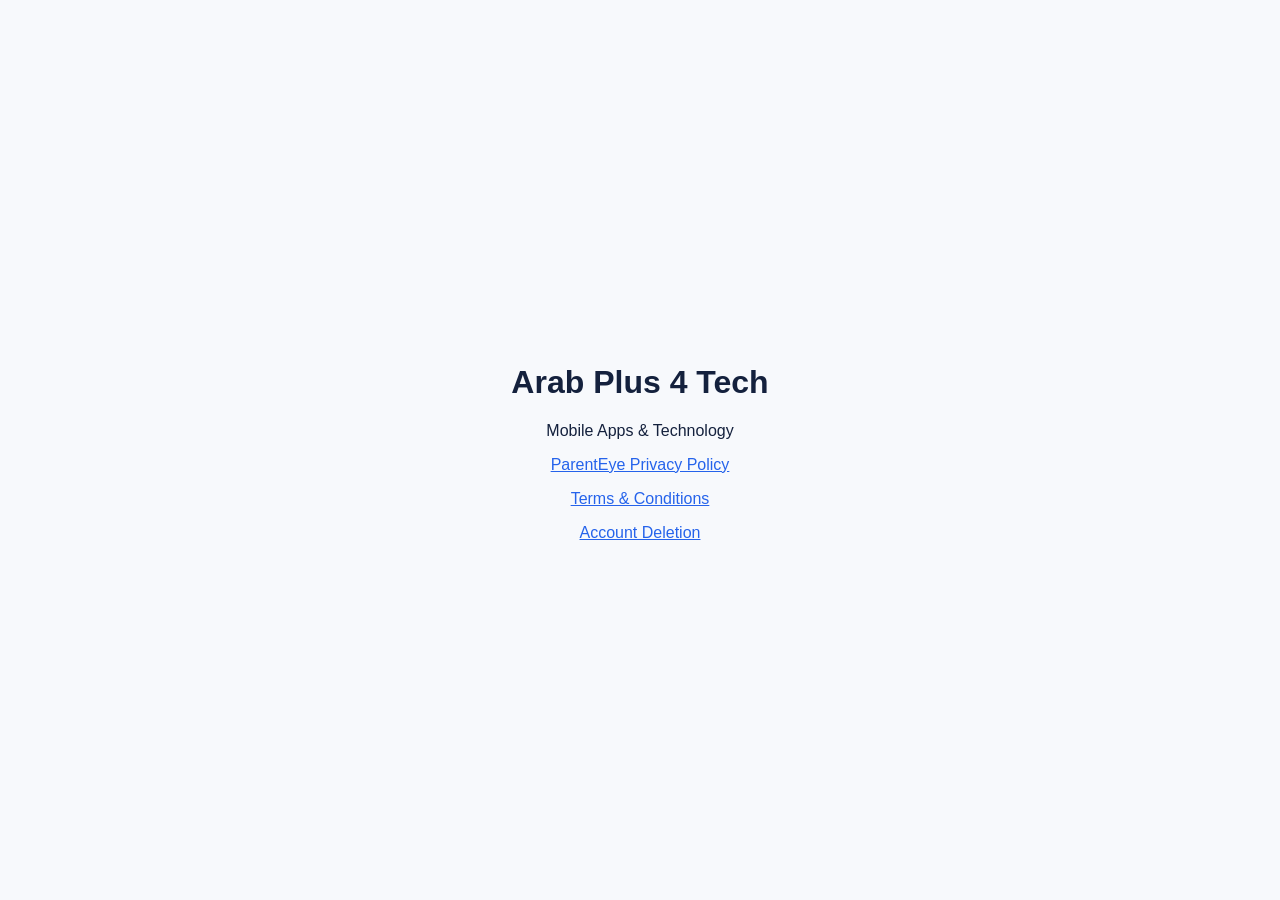
<file: index.html>
<!DOCTYPE html>
<html lang="en">
<head>
  <meta charset="UTF-8">
  <meta name="viewport" content="width=device-width, initial-scale=1">
  <title>Arab Plus 4 Tech</title>
  <meta name="description" content="Arab Plus 4 Tech - Mobile applications and technology.">
  <style>
    body {
      margin: 0;
      min-height: 100vh;
      display: grid;
      place-items: center;
      background: #f7f9fc;
      color: #14213d;
      font-family: Arial, sans-serif;
      text-align: center;
    }
    main { padding: 32px; }
    a { color: #2563eb; }
  </style>
</head>
<body>
  <main>
    <h1>Arab Plus 4 Tech</h1>
    <p>Mobile Apps & Technology</p>
    <p><a href="/parenteye/privacy.html">ParentEye Privacy Policy</a></p>
    <p><a href="/parenteye/terms.html">Terms & Conditions</a></p>
    <p><a href="/parenteye/account-deletion.html">Account Deletion</a></p>
  </main>
</body>
</html>
</file>
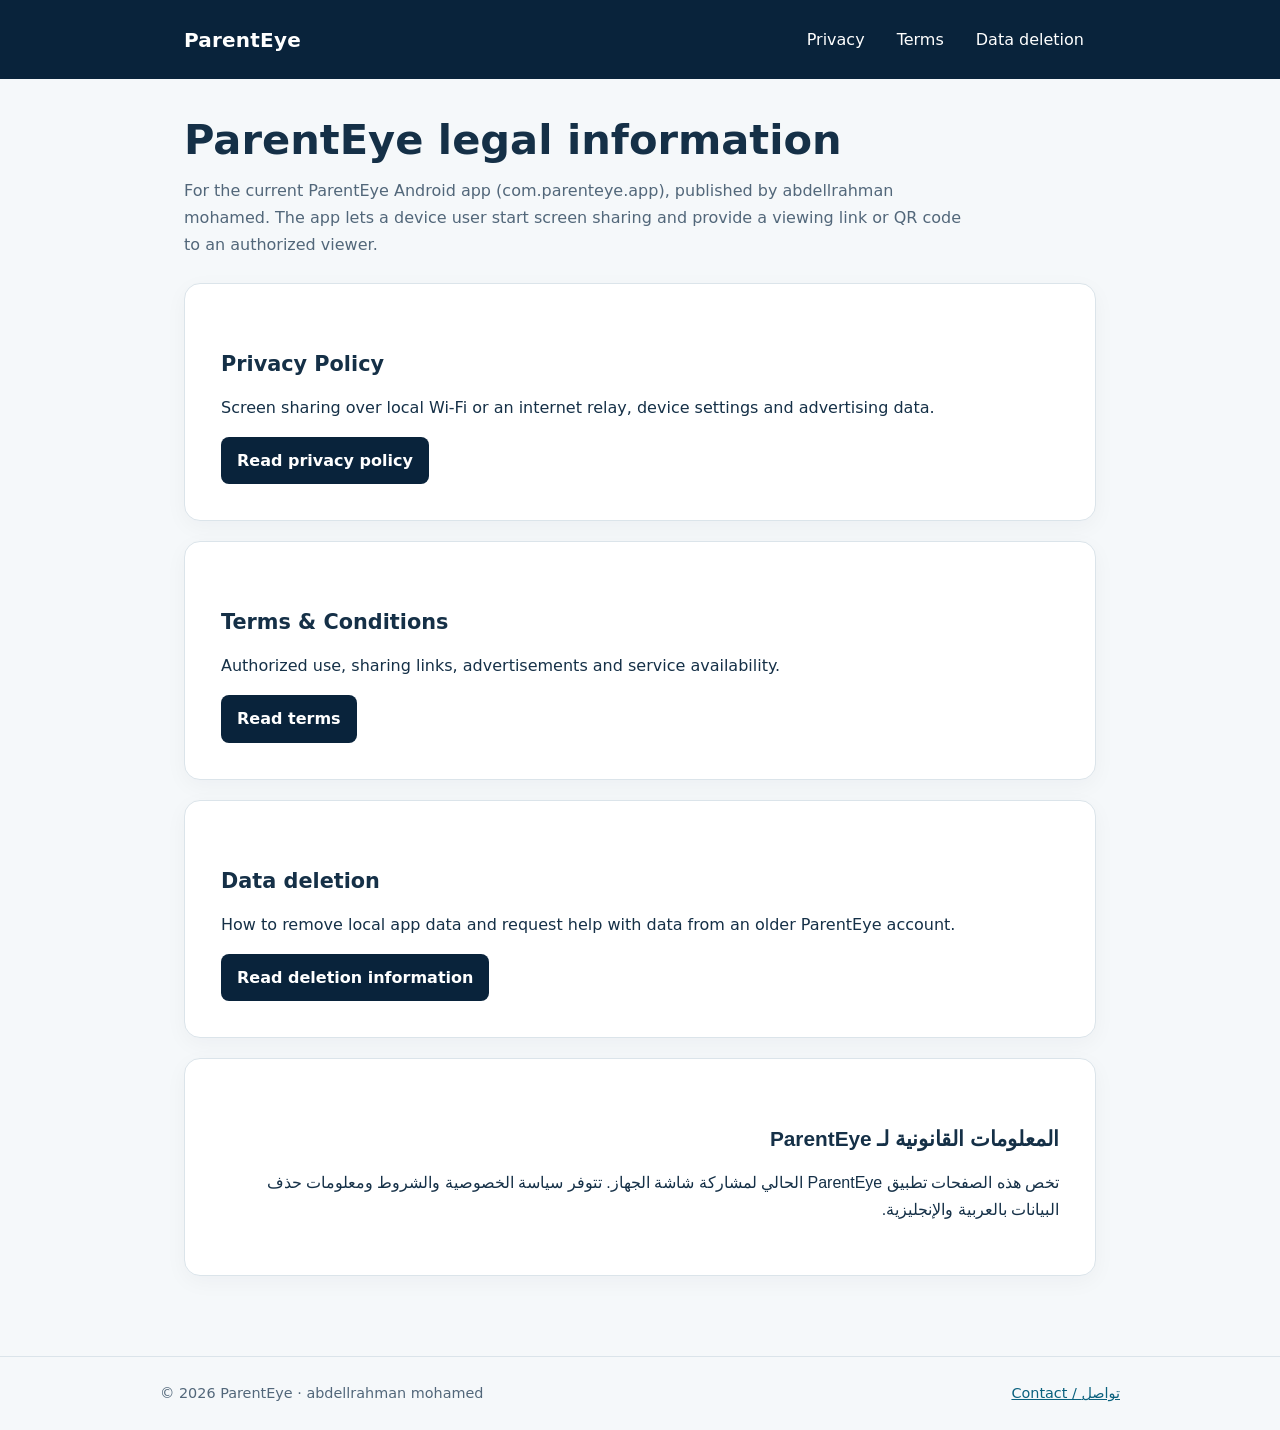
<file: parenteye/index.html>
<!doctype html>
<html lang="en">
<head>
  <meta charset="utf-8">
  <meta name="viewport" content="width=device-width, initial-scale=1">
  <title>ParentEye | Legal information</title>
  <meta name="description" content="Privacy, terms and data deletion information for the current ParentEye Android screen-sharing app.">
  <link rel="stylesheet" href="styles.css">
</head>
<body>
<header><div class="wrap"><a class="brand" href="index.html">ParentEye</a><nav aria-label="Legal navigation"><a href="privacy.html">Privacy</a><a href="terms.html">Terms</a><a href="account-deletion.html">Data deletion</a></nav></div></header>
<main class="wrap">
  <h1>ParentEye legal information</h1>
  <p class="intro">For the current ParentEye Android app (com.parenteye.app), published by abdellrahman mohamed. The app lets a device user start screen sharing and provide a viewing link or QR code to an authorized viewer.</p>
  <div class="card"><h2>Privacy Policy</h2><p>Screen sharing over local Wi-Fi or an internet relay, device settings and advertising data.</p><a class="button" href="privacy.html">Read privacy policy</a></div>
  <div class="card"><h2>Terms &amp; Conditions</h2><p>Authorized use, sharing links, advertisements and service availability.</p><a class="button" href="terms.html">Read terms</a></div>
  <div class="card"><h2>Data deletion</h2><p>How to remove local app data and request help with data from an older ParentEye account.</p><a class="button" href="account-deletion.html">Read deletion information</a></div>
  <div class="card arabic" lang="ar" dir="rtl"><h2>المعلومات القانونية لـ ParentEye</h2><p>تخص هذه الصفحات تطبيق ParentEye الحالي لمشاركة شاشة الجهاز. تتوفر سياسة الخصوصية والشروط ومعلومات حذف البيانات بالعربية والإنجليزية.</p></div>
</main>
<footer><div class="wrap"><span>© 2026 ParentEye · abdellrahman mohamed</span><span><a href="mailto:dr.abdellrahman2027@gmail.com">Contact / تواصل</a></span></div></footer>
</body>
</html>
</file>
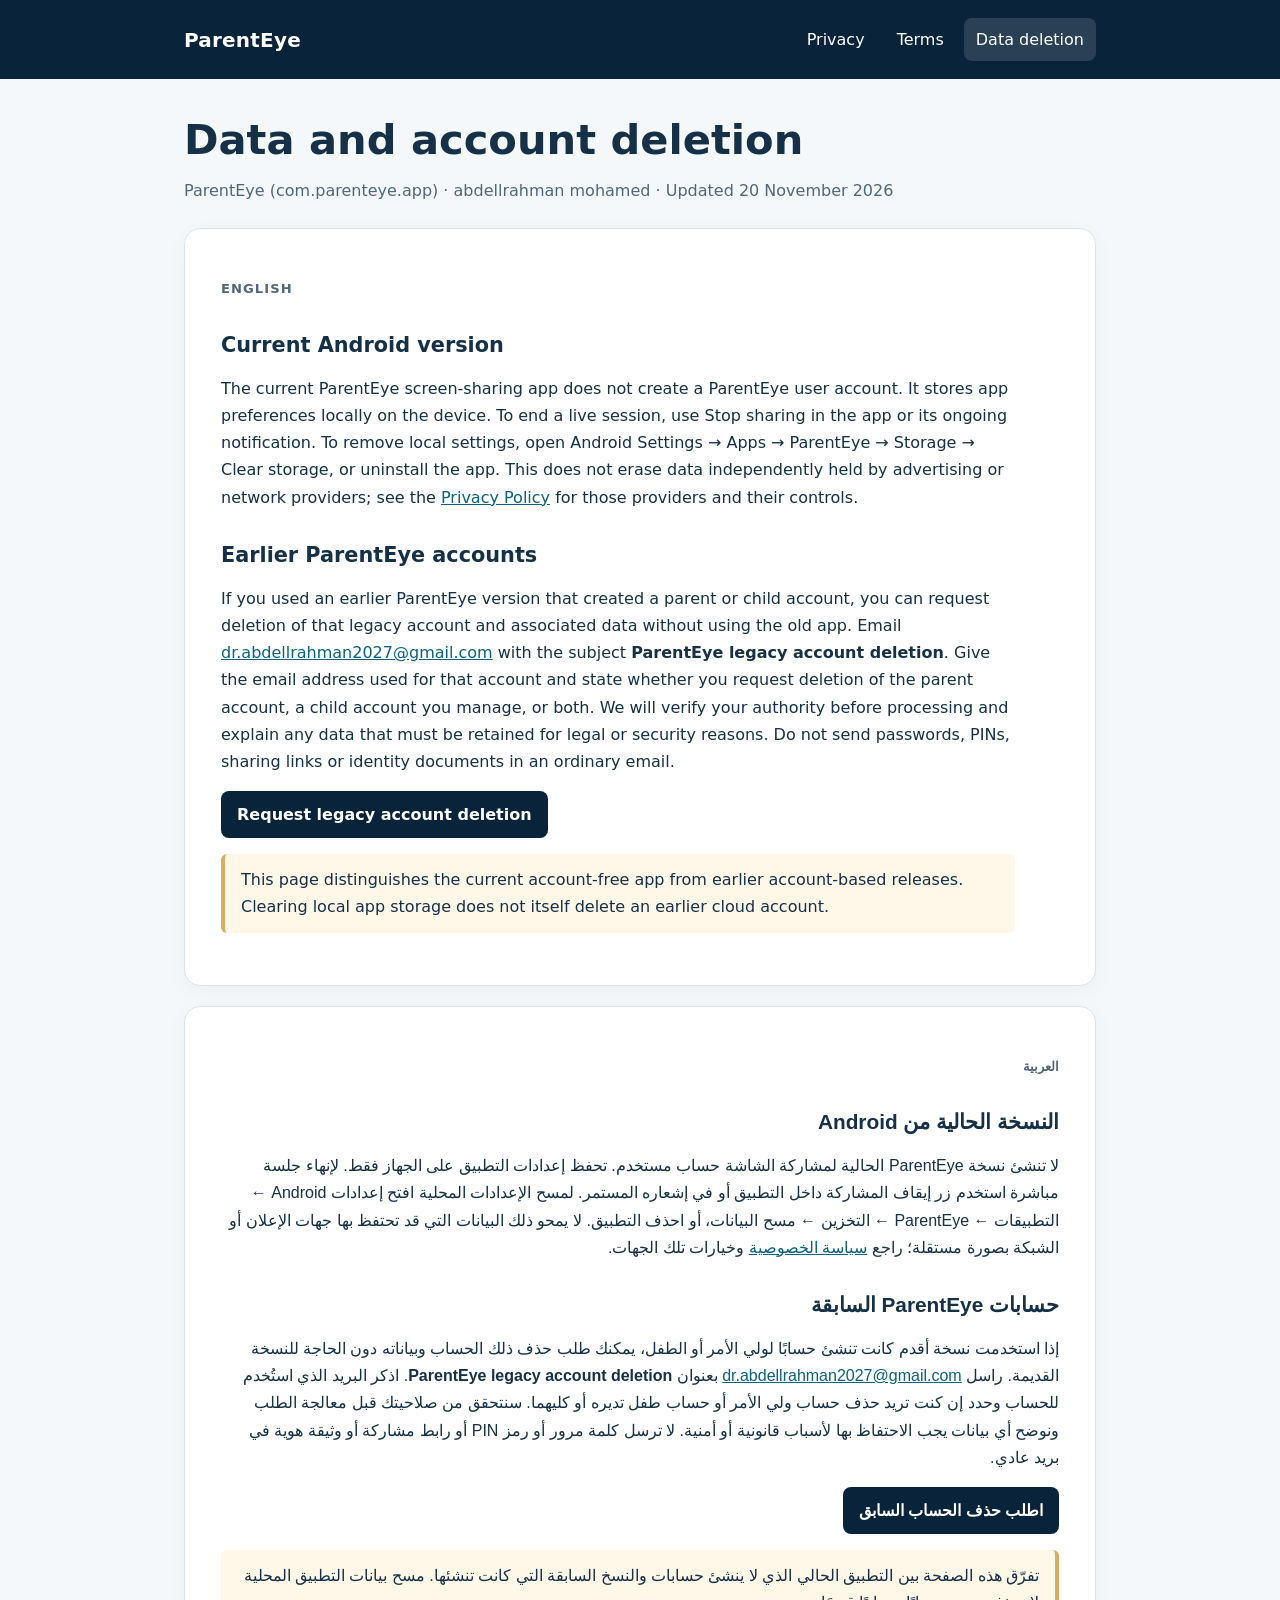
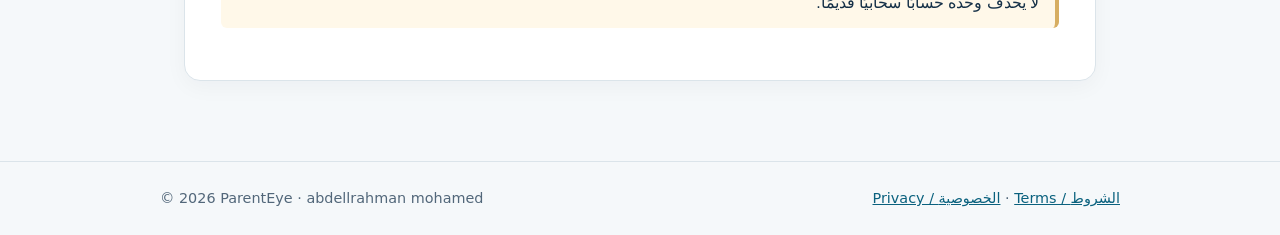
<file: parenteye/account-deletion.html>
<!doctype html>
<html lang="en">
<head><meta charset="utf-8"><meta name="viewport" content="width=device-width, initial-scale=1"><title>Data deletion | ParentEye</title><meta name="description" content="Clear ParentEye local data and request deletion of data associated with a previous ParentEye account."><link rel="stylesheet" href="styles.css"></head>
<body>
<header><div class="wrap"><a class="brand" href="index.html">ParentEye</a><nav aria-label="Legal navigation"><a href="privacy.html">Privacy</a><a href="terms.html">Terms</a><a href="account-deletion.html" aria-current="page">Data deletion</a></nav></div></header>
<main class="wrap"><h1>Data and account deletion</h1><p class="intro">ParentEye (com.parenteye.app) · abdellrahman mohamed · Updated 20 November 2026</p>
<article class="card" lang="en">
  <p class="lang">English</p><h2>Current Android version</h2><p>The current ParentEye screen-sharing app does not create a ParentEye user account. It stores app preferences locally on the device. To end a live session, use Stop sharing in the app or its ongoing notification. To remove local settings, open Android Settings → Apps → ParentEye → Storage → Clear storage, or uninstall the app. This does not erase data independently held by advertising or network providers; see the <a href="privacy.html">Privacy Policy</a> for those providers and their controls.</p>
  <h2>Earlier ParentEye accounts</h2><p>If you used an earlier ParentEye version that created a parent or child account, you can request deletion of that legacy account and associated data without using the old app. Email <a href="mailto:dr.abdellrahman2027@gmail.com?subject=ParentEye%20legacy%20account%20deletion">dr.abdellrahman2027@gmail.com</a> with the subject <strong>ParentEye legacy account deletion</strong>. Give the email address used for that account and state whether you request deletion of the parent account, a child account you manage, or both. We will verify your authority before processing and explain any data that must be retained for legal or security reasons. Do not send passwords, PINs, sharing links or identity documents in an ordinary email.</p>
  <p><a class="button" href="mailto:dr.abdellrahman2027@gmail.com?subject=ParentEye%20legacy%20account%20deletion">Request legacy account deletion</a></p>
  <p class="notice">This page distinguishes the current account-free app from earlier account-based releases. Clearing local app storage does not itself delete an earlier cloud account.</p>
</article>
<article class="card arabic" lang="ar" dir="rtl">
  <p class="lang">العربية</p><h2>النسخة الحالية من Android</h2><p>لا تنشئ نسخة ParentEye الحالية لمشاركة الشاشة حساب مستخدم. تحفظ إعدادات التطبيق على الجهاز فقط. لإنهاء جلسة مباشرة استخدم زر إيقاف المشاركة داخل التطبيق أو في إشعاره المستمر. لمسح الإعدادات المحلية افتح إعدادات Android ← التطبيقات ← ParentEye ← التخزين ← مسح البيانات، أو احذف التطبيق. لا يمحو ذلك البيانات التي قد تحتفظ بها جهات الإعلان أو الشبكة بصورة مستقلة؛ راجع <a href="privacy.html">سياسة الخصوصية</a> وخيارات تلك الجهات.</p>
  <h2>حسابات ParentEye السابقة</h2><p>إذا استخدمت نسخة أقدم كانت تنشئ حسابًا لولي الأمر أو الطفل، يمكنك طلب حذف ذلك الحساب وبياناته دون الحاجة للنسخة القديمة. راسل <a href="mailto:dr.abdellrahman2027@gmail.com?subject=ParentEye%20legacy%20account%20deletion">dr.abdellrahman2027@gmail.com</a> بعنوان <strong>ParentEye legacy account deletion</strong>. اذكر البريد الذي استُخدم للحساب وحدد إن كنت تريد حذف حساب ولي الأمر أو حساب طفل تديره أو كليهما. سنتحقق من صلاحيتك قبل معالجة الطلب ونوضح أي بيانات يجب الاحتفاظ بها لأسباب قانونية أو أمنية. لا ترسل كلمة مرور أو رمز PIN أو رابط مشاركة أو وثيقة هوية في بريد عادي.</p>
  <p><a class="button" href="mailto:dr.abdellrahman2027@gmail.com?subject=ParentEye%20legacy%20account%20deletion">اطلب حذف الحساب السابق</a></p>
  <p class="notice">تفرّق هذه الصفحة بين التطبيق الحالي الذي لا ينشئ حسابات والنسخ السابقة التي كانت تنشئها. مسح بيانات التطبيق المحلية لا يحذف وحده حسابًا سحابيًا قديمًا.</p>
</article></main>
<footer><div class="wrap"><span>© 2026 ParentEye · abdellrahman mohamed</span><span><a href="privacy.html">Privacy / الخصوصية</a> · <a href="terms.html">Terms / الشروط</a></span></div></footer>
</body></html>
</file>
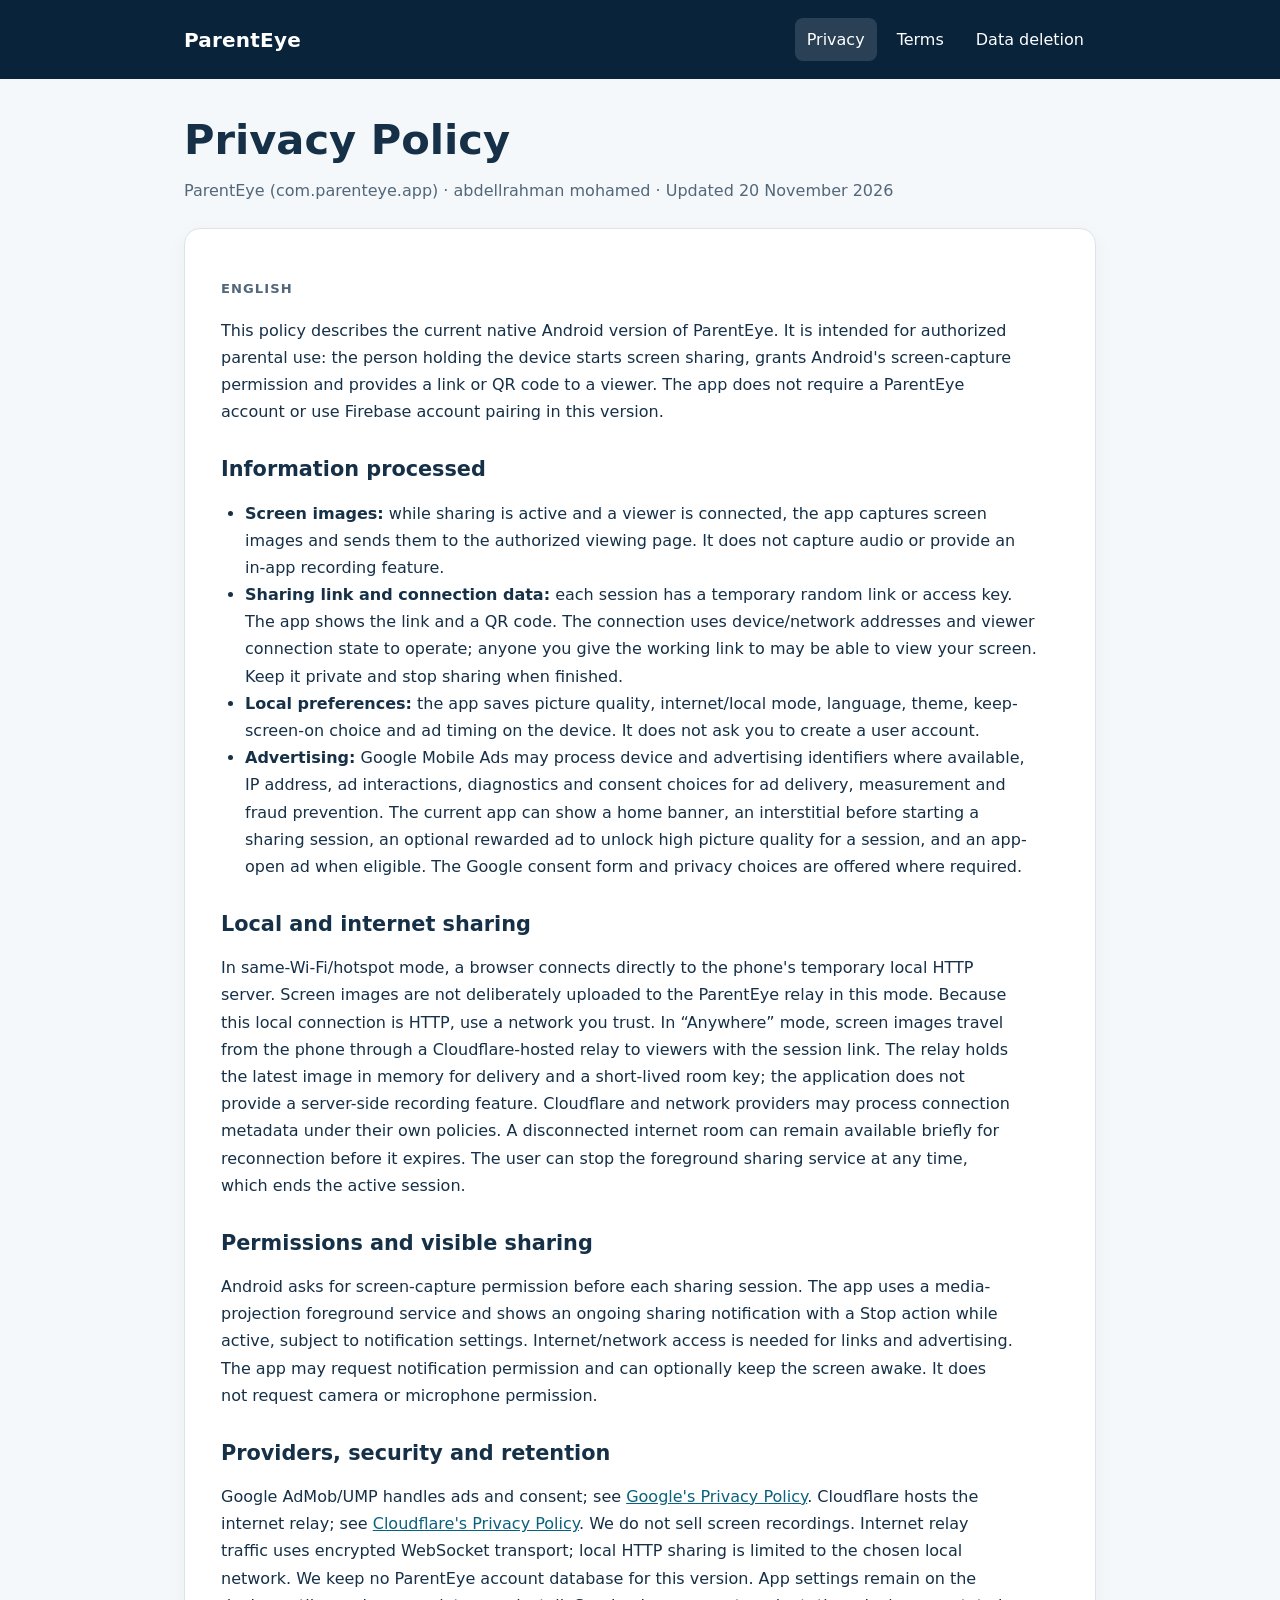
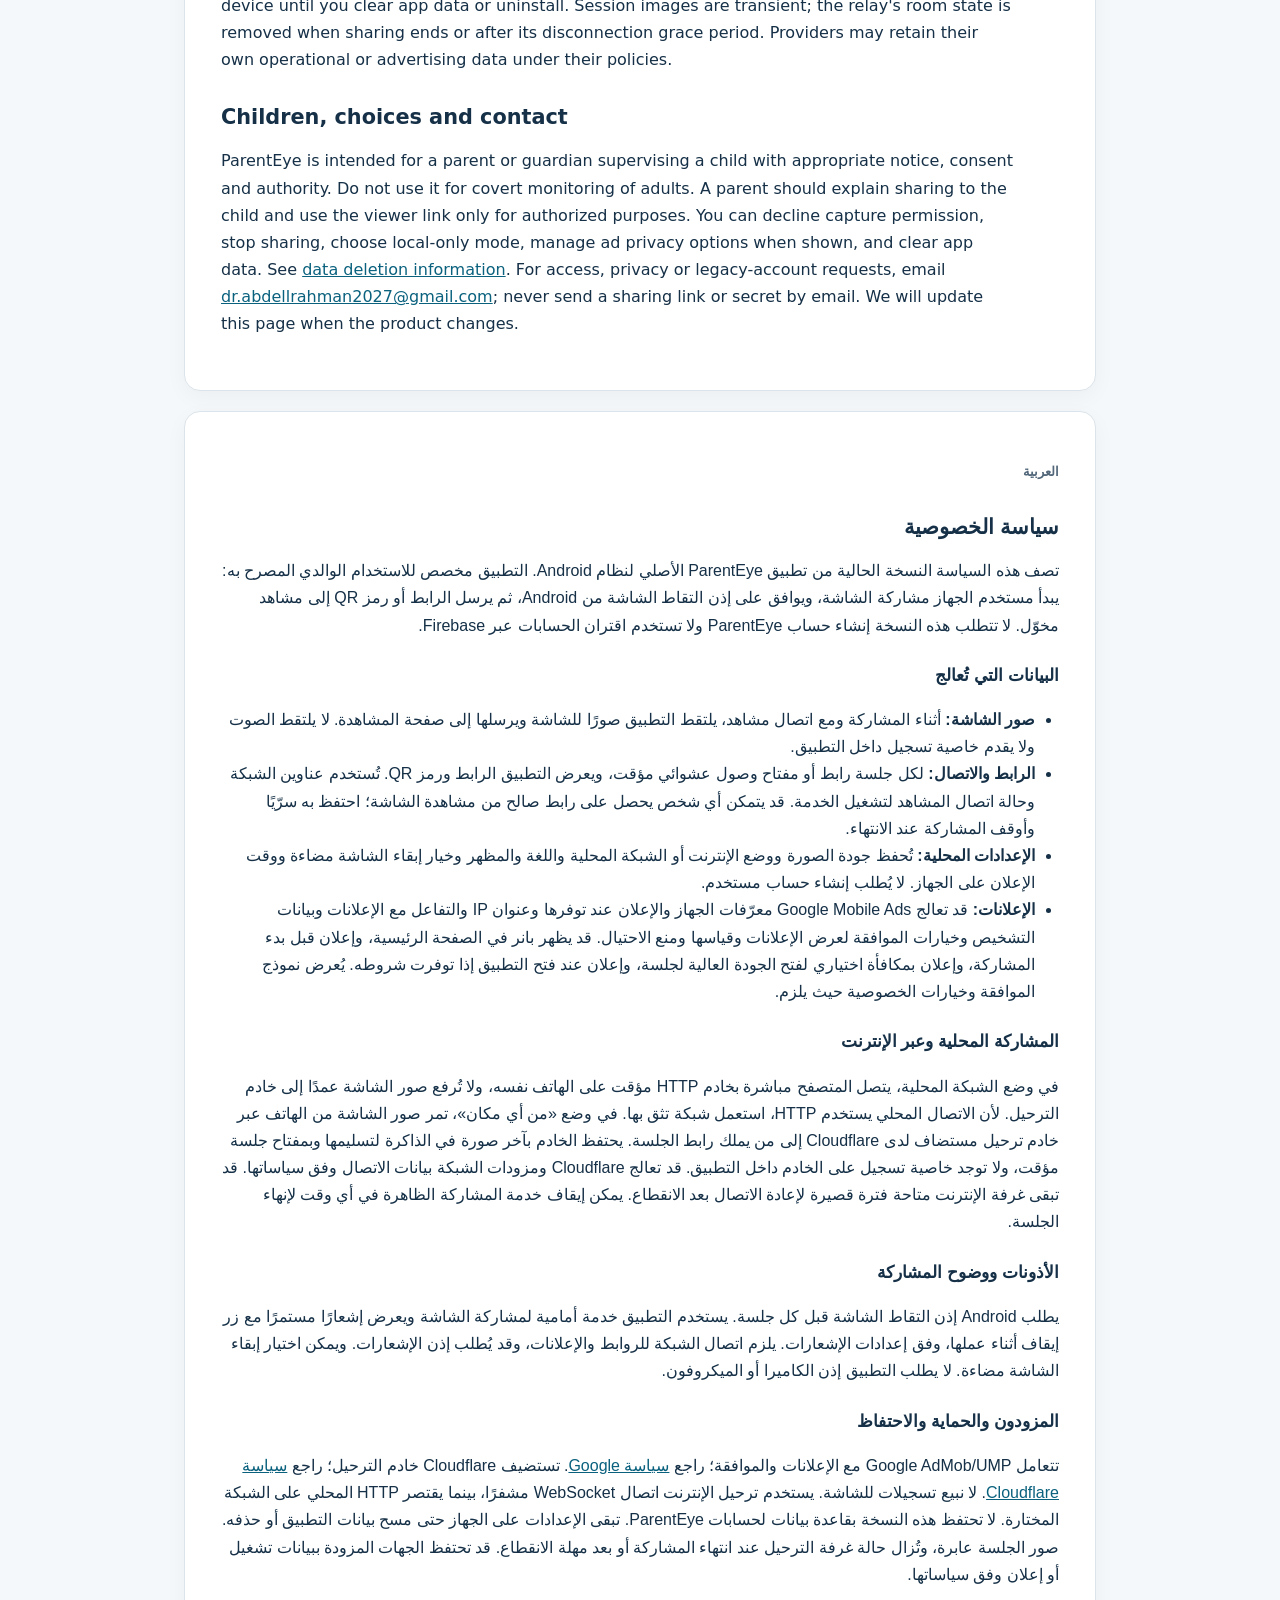
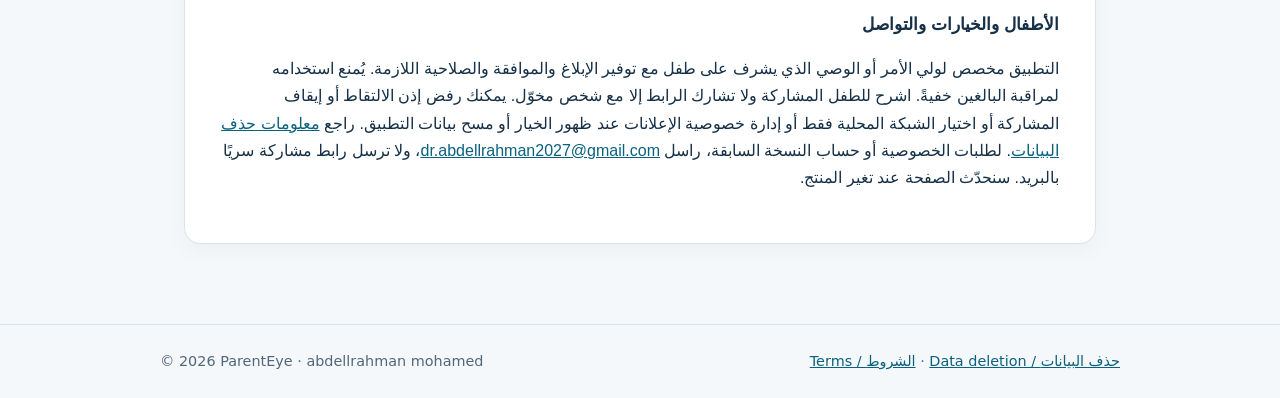
<file: parenteye/privacy.html>
<!doctype html>
<html lang="en">
<head>
  <meta charset="utf-8">
  <meta name="viewport" content="width=device-width, initial-scale=1">
  <title>Privacy Policy | ParentEye</title>
  <meta name="description" content="Privacy policy for ParentEye's current Android screen-sharing app and advertising.">
  <link rel="stylesheet" href="styles.css">
</head>
<body>
<header><div class="wrap"><a class="brand" href="index.html">ParentEye</a><nav aria-label="Legal navigation"><a href="privacy.html" aria-current="page">Privacy</a><a href="terms.html">Terms</a><a href="account-deletion.html">Data deletion</a></nav></div></header>
<main class="wrap">
  <h1>Privacy Policy</h1>
  <p class="intro">ParentEye (com.parenteye.app) · abdellrahman mohamed · Updated 20 November 2026</p>
  <article class="card" lang="en">
    <p class="lang">English</p>
    <p>This policy describes the current native Android version of ParentEye. It is intended for authorized parental use: the person holding the device starts screen sharing, grants Android's screen-capture permission and provides a link or QR code to a viewer. The app does not require a ParentEye account or use Firebase account pairing in this version.</p>
    <h2>Information processed</h2>
    <ul>
      <li><strong>Screen images:</strong> while sharing is active and a viewer is connected, the app captures screen images and sends them to the authorized viewing page. It does not capture audio or provide an in-app recording feature.</li>
      <li><strong>Sharing link and connection data:</strong> each session has a temporary random link or access key. The app shows the link and a QR code. The connection uses device/network addresses and viewer connection state to operate; anyone you give the working link to may be able to view your screen. Keep it private and stop sharing when finished.</li>
      <li><strong>Local preferences:</strong> the app saves picture quality, internet/local mode, language, theme, keep-screen-on choice and ad timing on the device. It does not ask you to create a user account.</li>
      <li><strong>Advertising:</strong> Google Mobile Ads may process device and advertising identifiers where available, IP address, ad interactions, diagnostics and consent choices for ad delivery, measurement and fraud prevention. The current app can show a home banner, an interstitial before starting a sharing session, an optional rewarded ad to unlock high picture quality for a session, and an app-open ad when eligible. The Google consent form and privacy choices are offered where required.</li>
    </ul>
    <h2>Local and internet sharing</h2>
    <p>In same-Wi-Fi/hotspot mode, a browser connects directly to the phone's temporary local HTTP server. Screen images are not deliberately uploaded to the ParentEye relay in this mode. Because this local connection is HTTP, use a network you trust. In “Anywhere” mode, screen images travel from the phone through a Cloudflare-hosted relay to viewers with the session link. The relay holds the latest image in memory for delivery and a short-lived room key; the application does not provide a server-side recording feature. Cloudflare and network providers may process connection metadata under their own policies. A disconnected internet room can remain available briefly for reconnection before it expires. The user can stop the foreground sharing service at any time, which ends the active session.</p>
    <h2>Permissions and visible sharing</h2>
    <p>Android asks for screen-capture permission before each sharing session. The app uses a media-projection foreground service and shows an ongoing sharing notification with a Stop action while active, subject to notification settings. Internet/network access is needed for links and advertising. The app may request notification permission and can optionally keep the screen awake. It does not request camera or microphone permission.</p>
    <h2>Providers, security and retention</h2>
    <p>Google AdMob/UMP handles ads and consent; see <a href="https://policies.google.com/privacy">Google's Privacy Policy</a>. Cloudflare hosts the internet relay; see <a href="https://www.cloudflare.com/privacypolicy/">Cloudflare's Privacy Policy</a>. We do not sell screen recordings. Internet relay traffic uses encrypted WebSocket transport; local HTTP sharing is limited to the chosen local network. We keep no ParentEye account database for this version. App settings remain on the device until you clear app data or uninstall. Session images are transient; the relay's room state is removed when sharing ends or after its disconnection grace period. Providers may retain their own operational or advertising data under their policies.</p>
    <h2>Children, choices and contact</h2>
    <p>ParentEye is intended for a parent or guardian supervising a child with appropriate notice, consent and authority. Do not use it for covert monitoring of adults. A parent should explain sharing to the child and use the viewer link only for authorized purposes. You can decline capture permission, stop sharing, choose local-only mode, manage ad privacy options when shown, and clear app data. See <a href="account-deletion.html">data deletion information</a>. For access, privacy or legacy-account requests, email <a href="mailto:dr.abdellrahman2027@gmail.com">dr.abdellrahman2027@gmail.com</a>; never send a sharing link or secret by email. We will update this page when the product changes.</p>
  </article>
  <article class="card arabic" lang="ar" dir="rtl">
    <p class="lang">العربية</p><h2>سياسة الخصوصية</h2>
    <p>تصف هذه السياسة النسخة الحالية من تطبيق ParentEye الأصلي لنظام Android. التطبيق مخصص للاستخدام الوالدي المصرح به: يبدأ مستخدم الجهاز مشاركة الشاشة، ويوافق على إذن التقاط الشاشة من Android، ثم يرسل الرابط أو رمز QR إلى مشاهد مخوّل. لا تتطلب هذه النسخة إنشاء حساب ParentEye ولا تستخدم اقتران الحسابات عبر Firebase.</p>
    <h3>البيانات التي تُعالج</h3>
    <ul>
      <li><strong>صور الشاشة:</strong> أثناء المشاركة ومع اتصال مشاهد، يلتقط التطبيق صورًا للشاشة ويرسلها إلى صفحة المشاهدة. لا يلتقط الصوت ولا يقدم خاصية تسجيل داخل التطبيق.</li>
      <li><strong>الرابط والاتصال:</strong> لكل جلسة رابط أو مفتاح وصول عشوائي مؤقت، ويعرض التطبيق الرابط ورمز QR. تُستخدم عناوين الشبكة وحالة اتصال المشاهد لتشغيل الخدمة. قد يتمكن أي شخص يحصل على رابط صالح من مشاهدة الشاشة؛ احتفظ به سرّيًا وأوقف المشاركة عند الانتهاء.</li>
      <li><strong>الإعدادات المحلية:</strong> تُحفظ جودة الصورة ووضع الإنترنت أو الشبكة المحلية واللغة والمظهر وخيار إبقاء الشاشة مضاءة ووقت الإعلان على الجهاز. لا يُطلب إنشاء حساب مستخدم.</li>
      <li><strong>الإعلانات:</strong> قد تعالج Google Mobile Ads معرّفات الجهاز والإعلان عند توفرها وعنوان IP والتفاعل مع الإعلانات وبيانات التشخيص وخيارات الموافقة لعرض الإعلانات وقياسها ومنع الاحتيال. قد يظهر بانر في الصفحة الرئيسية، وإعلان قبل بدء المشاركة، وإعلان بمكافأة اختياري لفتح الجودة العالية لجلسة، وإعلان عند فتح التطبيق إذا توفرت شروطه. يُعرض نموذج الموافقة وخيارات الخصوصية حيث يلزم.</li>
    </ul>
    <h3>المشاركة المحلية وعبر الإنترنت</h3>
    <p>في وضع الشبكة المحلية، يتصل المتصفح مباشرة بخادم HTTP مؤقت على الهاتف نفسه، ولا تُرفع صور الشاشة عمدًا إلى خادم الترحيل. لأن الاتصال المحلي يستخدم HTTP، استعمل شبكة تثق بها. في وضع «من أي مكان»، تمر صور الشاشة من الهاتف عبر خادم ترحيل مستضاف لدى Cloudflare إلى من يملك رابط الجلسة. يحتفظ الخادم بآخر صورة في الذاكرة لتسليمها وبمفتاح جلسة مؤقت، ولا توجد خاصية تسجيل على الخادم داخل التطبيق. قد تعالج Cloudflare ومزودات الشبكة بيانات الاتصال وفق سياساتها. قد تبقى غرفة الإنترنت متاحة فترة قصيرة لإعادة الاتصال بعد الانقطاع. يمكن إيقاف خدمة المشاركة الظاهرة في أي وقت لإنهاء الجلسة.</p>
    <h3>الأذونات ووضوح المشاركة</h3>
    <p>يطلب Android إذن التقاط الشاشة قبل كل جلسة. يستخدم التطبيق خدمة أمامية لمشاركة الشاشة ويعرض إشعارًا مستمرًا مع زر إيقاف أثناء عملها، وفق إعدادات الإشعارات. يلزم اتصال الشبكة للروابط والإعلانات، وقد يُطلب إذن الإشعارات. ويمكن اختيار إبقاء الشاشة مضاءة. لا يطلب التطبيق إذن الكاميرا أو الميكروفون.</p>
    <h3>المزودون والحماية والاحتفاظ</h3>
    <p>تتعامل Google AdMob/UMP مع الإعلانات والموافقة؛ راجع <a href="https://policies.google.com/privacy">سياسة Google</a>. تستضيف Cloudflare خادم الترحيل؛ راجع <a href="https://www.cloudflare.com/privacypolicy/">سياسة Cloudflare</a>. لا نبيع تسجيلات للشاشة. يستخدم ترحيل الإنترنت اتصال WebSocket مشفرًا، بينما يقتصر HTTP المحلي على الشبكة المختارة. لا تحتفظ هذه النسخة بقاعدة بيانات لحسابات ParentEye. تبقى الإعدادات على الجهاز حتى مسح بيانات التطبيق أو حذفه. صور الجلسة عابرة، وتُزال حالة غرفة الترحيل عند انتهاء المشاركة أو بعد مهلة الانقطاع. قد تحتفظ الجهات المزودة ببيانات تشغيل أو إعلان وفق سياساتها.</p>
    <h3>الأطفال والخيارات والتواصل</h3>
    <p>التطبيق مخصص لولي الأمر أو الوصي الذي يشرف على طفل مع توفير الإبلاغ والموافقة والصلاحية اللازمة. يُمنع استخدامه لمراقبة البالغين خفيةً. اشرح للطفل المشاركة ولا تشارك الرابط إلا مع شخص مخوّل. يمكنك رفض إذن الالتقاط أو إيقاف المشاركة أو اختيار الشبكة المحلية فقط أو إدارة خصوصية الإعلانات عند ظهور الخيار أو مسح بيانات التطبيق. راجع <a href="account-deletion.html">معلومات حذف البيانات</a>. لطلبات الخصوصية أو حساب النسخة السابقة، راسل <a href="mailto:dr.abdellrahman2027@gmail.com">dr.abdellrahman2027@gmail.com</a>، ولا ترسل رابط مشاركة سريًا بالبريد. سنحدّث الصفحة عند تغير المنتج.</p>
  </article>
</main>
<footer><div class="wrap"><span>© 2026 ParentEye · abdellrahman mohamed</span><span><a href="terms.html">Terms / الشروط</a> · <a href="account-deletion.html">Data deletion / حذف البيانات</a></span></div></footer>
</body>
</html>
</file>
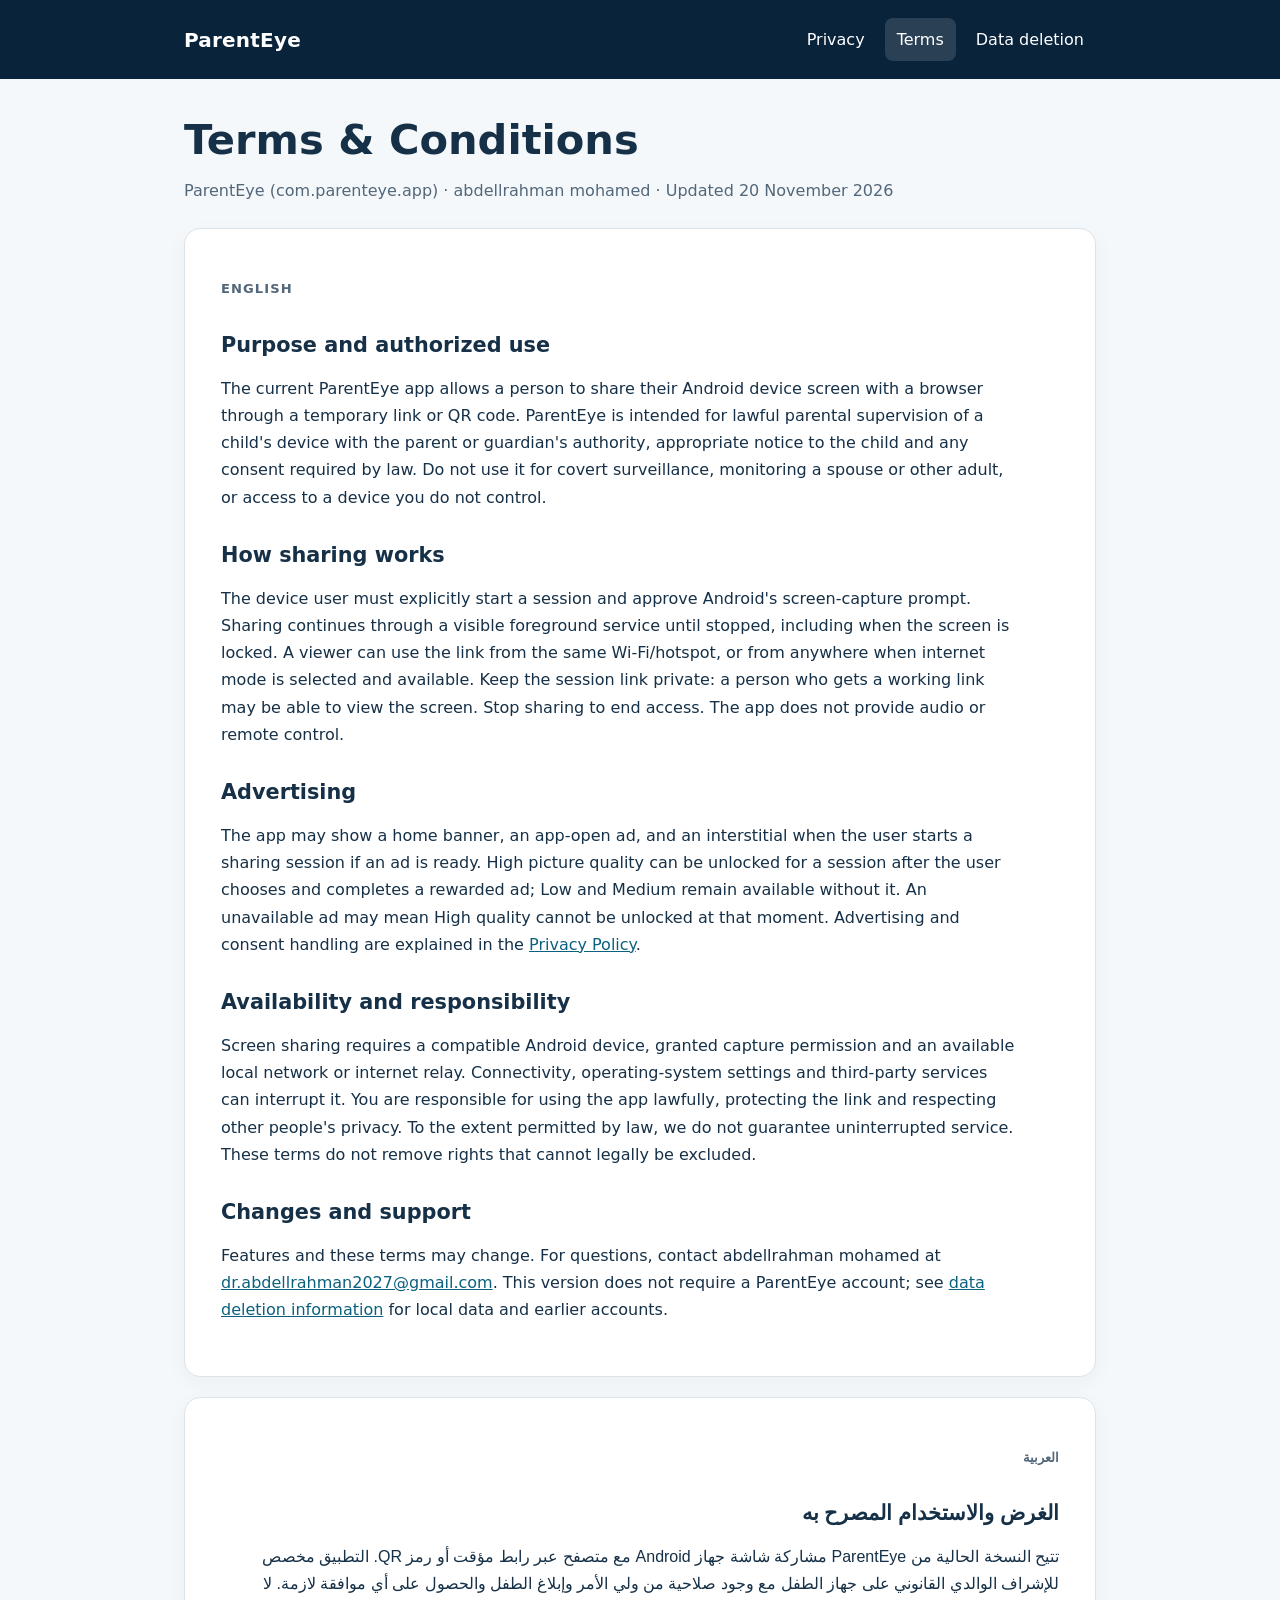
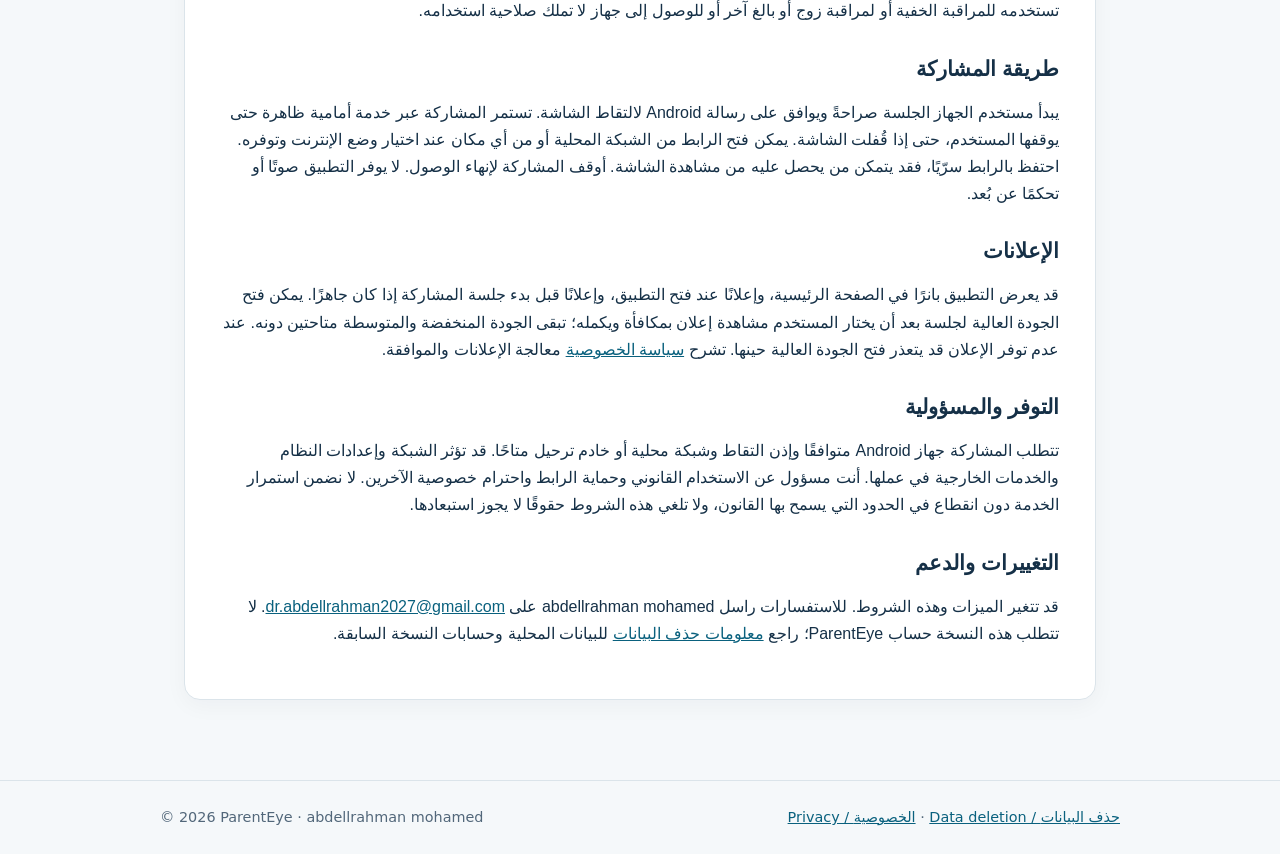
<file: parenteye/terms.html>
<!doctype html>
<html lang="en">
<head><meta charset="utf-8"><meta name="viewport" content="width=device-width, initial-scale=1"><title>Terms &amp; Conditions | ParentEye</title><link rel="stylesheet" href="styles.css"></head>
<body>
<header><div class="wrap"><a class="brand" href="index.html">ParentEye</a><nav aria-label="Legal navigation"><a href="privacy.html">Privacy</a><a href="terms.html" aria-current="page">Terms</a><a href="account-deletion.html">Data deletion</a></nav></div></header>
<main class="wrap"><h1>Terms &amp; Conditions</h1><p class="intro">ParentEye (com.parenteye.app) · abdellrahman mohamed · Updated 20 November 2026</p>
<article class="card" lang="en">
  <p class="lang">English</p>
  <h2>Purpose and authorized use</h2><p>The current ParentEye app allows a person to share their Android device screen with a browser through a temporary link or QR code. ParentEye is intended for lawful parental supervision of a child's device with the parent or guardian's authority, appropriate notice to the child and any consent required by law. Do not use it for covert surveillance, monitoring a spouse or other adult, or access to a device you do not control.</p>
  <h2>How sharing works</h2><p>The device user must explicitly start a session and approve Android's screen-capture prompt. Sharing continues through a visible foreground service until stopped, including when the screen is locked. A viewer can use the link from the same Wi-Fi/hotspot, or from anywhere when internet mode is selected and available. Keep the session link private: a person who gets a working link may be able to view the screen. Stop sharing to end access. The app does not provide audio or remote control.</p>
  <h2>Advertising</h2><p>The app may show a home banner, an app-open ad, and an interstitial when the user starts a sharing session if an ad is ready. High picture quality can be unlocked for a session after the user chooses and completes a rewarded ad; Low and Medium remain available without it. An unavailable ad may mean High quality cannot be unlocked at that moment. Advertising and consent handling are explained in the <a href="privacy.html">Privacy Policy</a>.</p>
  <h2>Availability and responsibility</h2><p>Screen sharing requires a compatible Android device, granted capture permission and an available local network or internet relay. Connectivity, operating-system settings and third-party services can interrupt it. You are responsible for using the app lawfully, protecting the link and respecting other people's privacy. To the extent permitted by law, we do not guarantee uninterrupted service. These terms do not remove rights that cannot legally be excluded.</p>
  <h2>Changes and support</h2><p>Features and these terms may change. For questions, contact abdellrahman mohamed at <a href="mailto:dr.abdellrahman2027@gmail.com">dr.abdellrahman2027@gmail.com</a>. This version does not require a ParentEye account; see <a href="account-deletion.html">data deletion information</a> for local data and earlier accounts.</p>
</article>
<article class="card arabic" lang="ar" dir="rtl">
  <p class="lang">العربية</p><h2>الغرض والاستخدام المصرح به</h2><p>تتيح النسخة الحالية من ParentEye مشاركة شاشة جهاز Android مع متصفح عبر رابط مؤقت أو رمز QR. التطبيق مخصص للإشراف الوالدي القانوني على جهاز الطفل مع وجود صلاحية من ولي الأمر وإبلاغ الطفل والحصول على أي موافقة لازمة. لا تستخدمه للمراقبة الخفية أو لمراقبة زوج أو بالغ آخر أو للوصول إلى جهاز لا تملك صلاحية استخدامه.</p>
  <h2>طريقة المشاركة</h2><p>يبدأ مستخدم الجهاز الجلسة صراحةً ويوافق على رسالة Android لالتقاط الشاشة. تستمر المشاركة عبر خدمة أمامية ظاهرة حتى يوقفها المستخدم، حتى إذا قُفلت الشاشة. يمكن فتح الرابط من الشبكة المحلية أو من أي مكان عند اختيار وضع الإنترنت وتوفره. احتفظ بالرابط سرّيًا، فقد يتمكن من يحصل عليه من مشاهدة الشاشة. أوقف المشاركة لإنهاء الوصول. لا يوفر التطبيق صوتًا أو تحكمًا عن بُعد.</p>
  <h2>الإعلانات</h2><p>قد يعرض التطبيق بانرًا في الصفحة الرئيسية، وإعلانًا عند فتح التطبيق، وإعلانًا قبل بدء جلسة المشاركة إذا كان جاهزًا. يمكن فتح الجودة العالية لجلسة بعد أن يختار المستخدم مشاهدة إعلان بمكافأة ويكمله؛ تبقى الجودة المنخفضة والمتوسطة متاحتين دونه. عند عدم توفر الإعلان قد يتعذر فتح الجودة العالية حينها. تشرح <a href="privacy.html">سياسة الخصوصية</a> معالجة الإعلانات والموافقة.</p>
  <h2>التوفر والمسؤولية</h2><p>تتطلب المشاركة جهاز Android متوافقًا وإذن التقاط وشبكة محلية أو خادم ترحيل متاحًا. قد تؤثر الشبكة وإعدادات النظام والخدمات الخارجية في عملها. أنت مسؤول عن الاستخدام القانوني وحماية الرابط واحترام خصوصية الآخرين. لا نضمن استمرار الخدمة دون انقطاع في الحدود التي يسمح بها القانون، ولا تلغي هذه الشروط حقوقًا لا يجوز استبعادها.</p>
  <h2>التغييرات والدعم</h2><p>قد تتغير الميزات وهذه الشروط. للاستفسارات راسل abdellrahman mohamed على <a href="mailto:dr.abdellrahman2027@gmail.com">dr.abdellrahman2027@gmail.com</a>. لا تتطلب هذه النسخة حساب ParentEye؛ راجع <a href="account-deletion.html">معلومات حذف البيانات</a> للبيانات المحلية وحسابات النسخة السابقة.</p>
</article></main>
<footer><div class="wrap"><span>© 2026 ParentEye · abdellrahman mohamed</span><span><a href="privacy.html">Privacy / الخصوصية</a> · <a href="account-deletion.html">Data deletion / حذف البيانات</a></span></div></footer>
</body></html>
</file>
<file: parenteye/styles.css>
:root{color-scheme:light;--ink:#153047;--muted:#52677a;--navy:#09233b;--gold:#d7ae62;--line:#dbe4ea;--paper:#fff;--bg:#f5f8fa}
*{box-sizing:border-box}html{scroll-behavior:smooth}body{margin:0;background:var(--bg);color:var(--ink);font:16px/1.7 system-ui,-apple-system,"Segoe UI",Arial,sans-serif}
a{color:#0a617e}a:focus-visible{outline:3px solid var(--gold);outline-offset:3px}header{background:var(--navy);color:#fff}header .wrap{display:flex;flex-wrap:wrap;align-items:center;justify-content:space-between;gap:16px;padding:18px 24px}.brand{color:#fff;text-decoration:none;font-weight:750;font-size:1.25rem;letter-spacing:.01em}nav{display:flex;flex-wrap:wrap;gap:8px}nav a{color:#fff;text-decoration:none;padding:8px 12px;border-radius:8px}nav a:hover,nav a[aria-current="page"]{background:#ffffff22}.wrap{max-width:960px;margin:auto}main{padding:36px 24px 60px}h1{font-size:clamp(1.8rem,4vw,2.6rem);line-height:1.2;margin:0 0 12px}h2{font-size:1.3rem;line-height:1.35;margin:30px 0 8px}h3{font-size:1.08rem;margin:22px 0 6px}p,li{max-width:78ch}.intro{color:var(--muted);margin:0 0 24px}.card{background:var(--paper);border:1px solid var(--line);border-radius:16px;padding:clamp(20px,4vw,36px);box-shadow:0 6px 22px #09233b0a;margin:20px 0}.notice{border-inline-start:4px solid var(--gold);padding:12px 16px;background:#fff8e9;border-radius:6px}.lang{font-size:.82rem;text-transform:uppercase;letter-spacing:.08em;color:var(--muted);font-weight:700}.arabic{direction:rtl;text-align:right;font-family:Tahoma,"Segoe UI",Arial,sans-serif}.arabic .lang{text-transform:none;letter-spacing:0}.arabic p,.arabic li{max-width:none}ul,ol{padding-inline-start:1.5em}footer{border-top:1px solid var(--line);color:var(--muted);padding:24px;font-size:.9rem}footer .wrap{display:flex;flex-wrap:wrap;justify-content:space-between;gap:8px}.button{display:inline-block;background:var(--navy);color:#fff;text-decoration:none;padding:10px 16px;border-radius:8px;font-weight:650}.button:hover{background:#174469}@media(max-width:560px){header .wrap{padding:16px}main{padding:24px 16px 40px}.card{margin:14px 0}}
</file>
